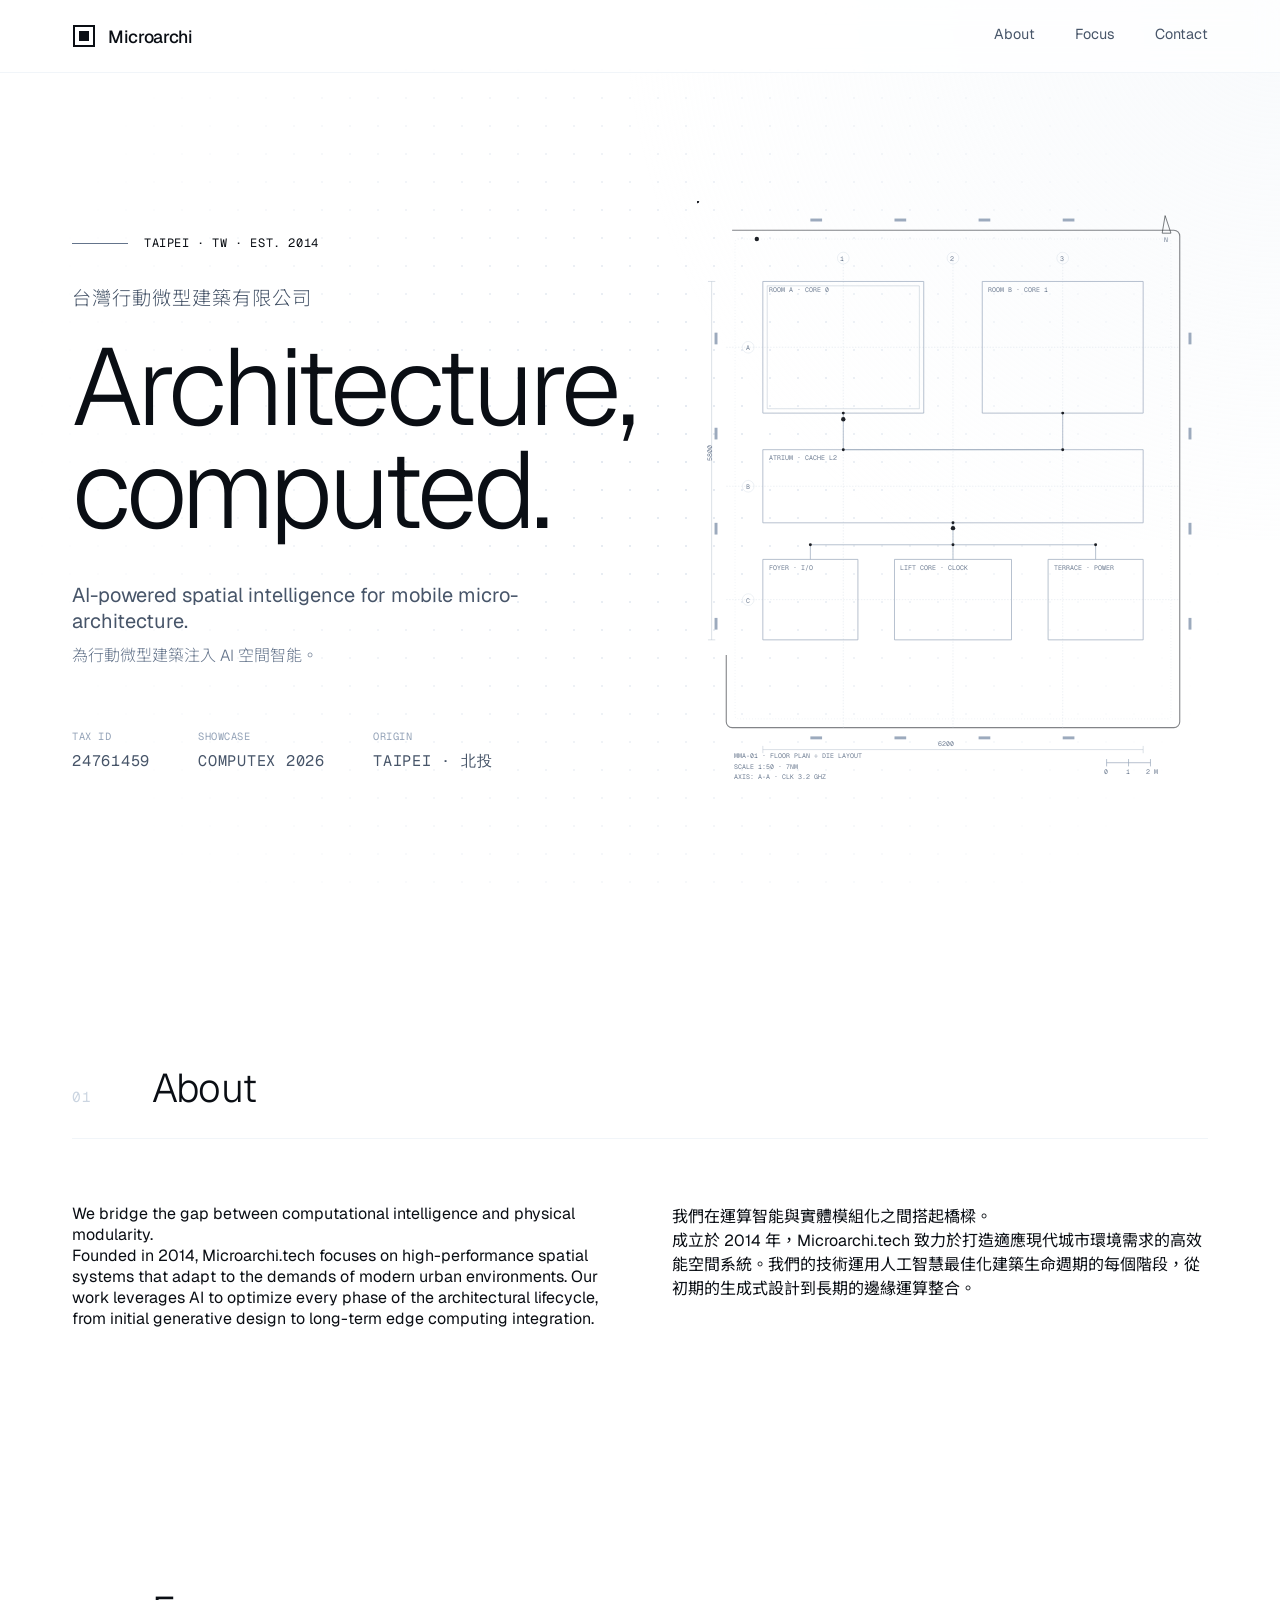
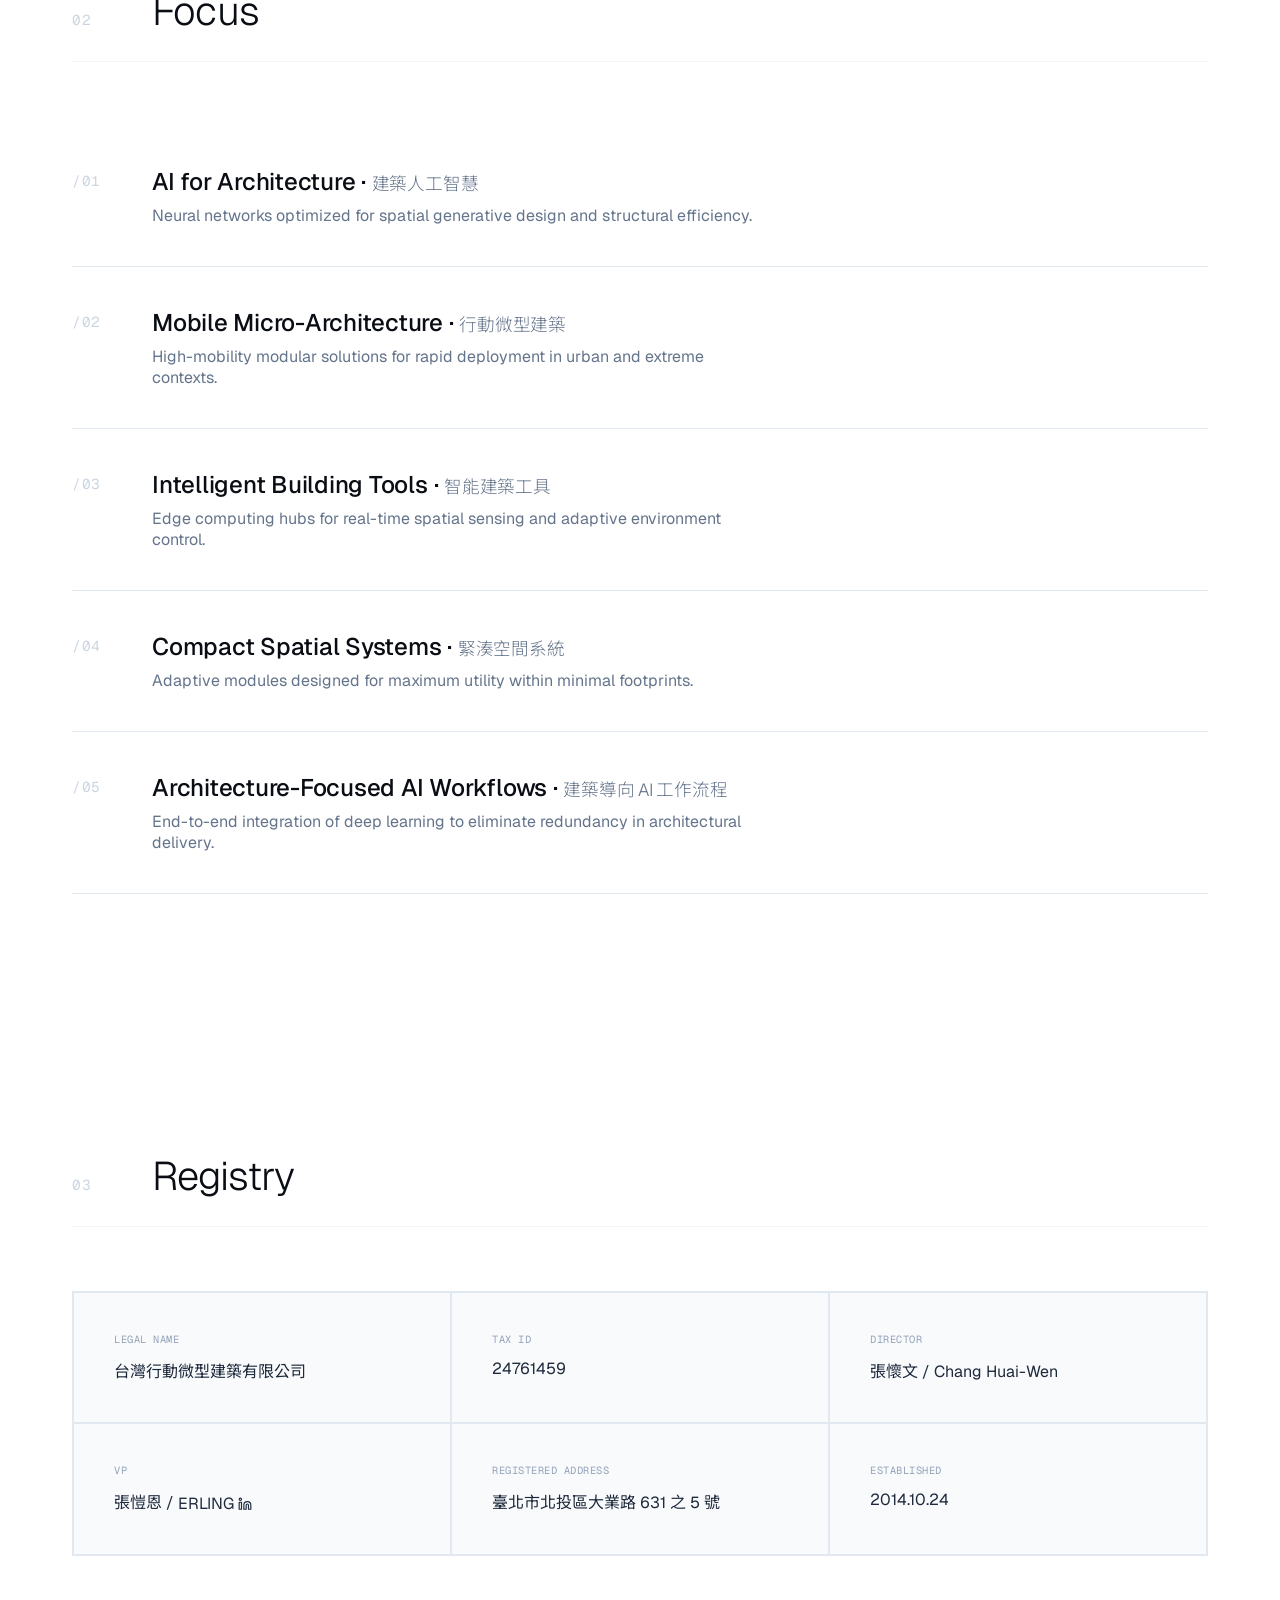
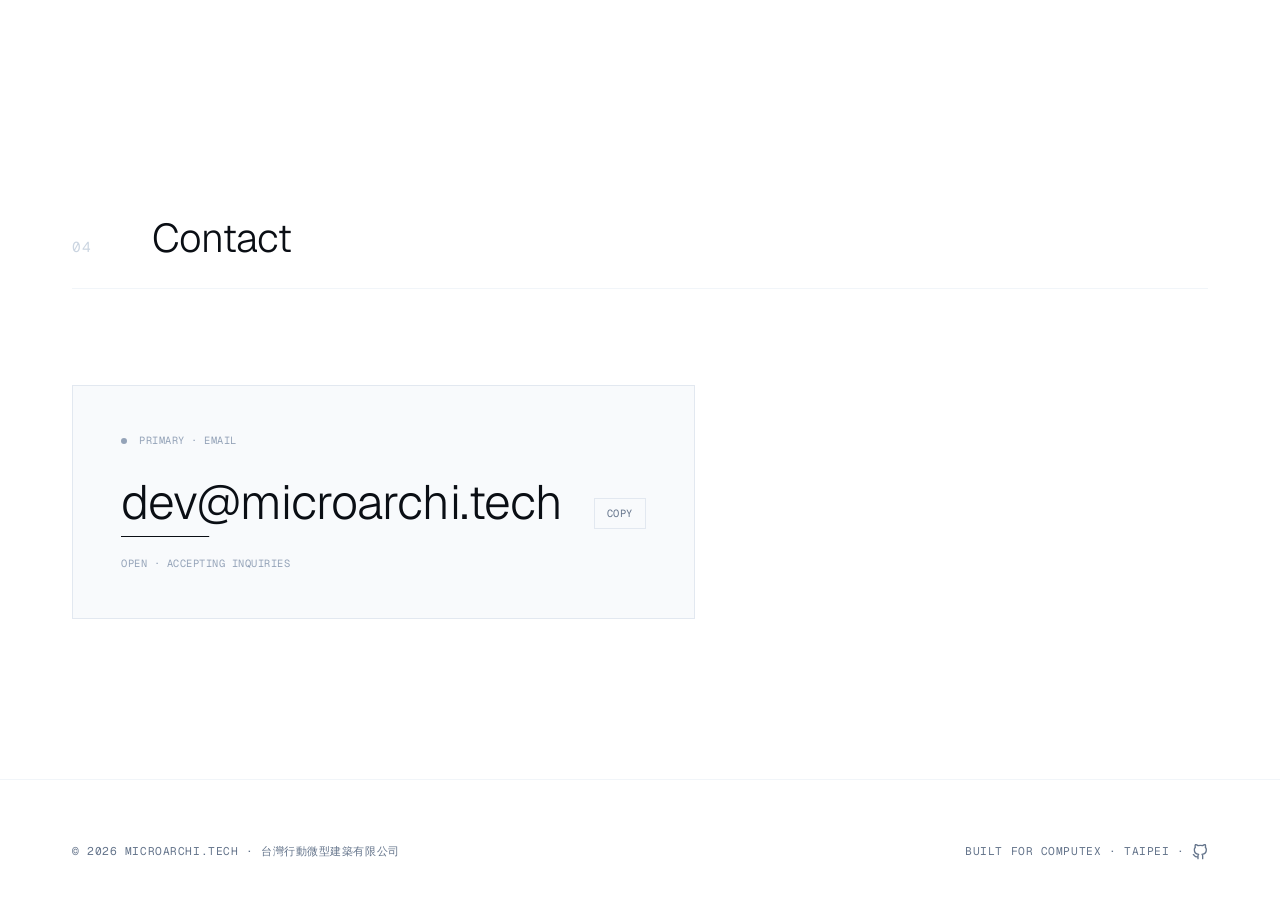
<file: index.html>
<!DOCTYPE html>
<html lang="zh-Hant">
<head>
    <meta charset="UTF-8">
    <meta name="viewport" content="width=device-width, initial-scale=1.0">
    <title>台灣行動微型建築有限公司 | Microarchi.tech — Architecture, computed.</title>
    <meta name="description" content="台灣行動微型建築有限公司 (統一編號 24761459) · Microarchi.tech — AI and intelligent hardware for the next generation of architecture. Mobile micro-architecture, intelligent building tools, compact spatial systems. Taipei, Taiwan. Showcasing at Computex 2026.">
    <meta name="keywords" content="台灣行動微型建築有限公司, Microarchi, microarchi.tech, 行動微型建築, AI architecture, AI 建築, 統一編號 24761459, 張懷文, 張愷恩, Computex 2026, Taiwan AI hardware">
    <meta name="robots" content="index, follow">
    <meta name="author" content="台灣行動微型建築有限公司">
    <meta property="og:type" content="website">
    <meta property="og:url" content="https://microarchi.tech/">
    <meta property="og:title" content="台灣行動微型建築有限公司 | Microarchi.tech">
    <meta property="og:description" content="AI and intelligent hardware for the next generation of architecture. Mobile micro-architecture from Taipei.">
    <meta property="og:locale" content="zh_TW">
    <meta property="og:locale:alternate" content="en_US">
    <meta property="og:site_name" content="Microarchi.tech">
    <meta name="twitter:card" content="summary_large_image">
    <meta name="twitter:title" content="台灣行動微型建築有限公司 | Microarchi.tech">
    <meta name="twitter:description" content="Architecture, computed. AI and intelligent hardware for the next generation of architecture.">
    <link rel="canonical" href="https://microarchi.tech/">
    <link rel="icon" type="image/svg+xml" href="/favicon.svg">
    <link rel="alternate icon" type="image/x-icon" href="/favicon.ico">
    <link rel="stylesheet" href="style.css">
    <link rel="preconnect" href="https://fonts.googleapis.com">
    <link rel="preconnect" href="https://fonts.gstatic.com" crossorigin>
    <link href="https://fonts.googleapis.com/css2?family=Geist:wght@200;300;400;500;600&family=Geist+Mono&family=Noto+Sans+TC:wght@300;400;500;700&display=swap" rel="stylesheet">
    <script type="application/ld+json">
    {
      "@context": "https://schema.org",
      "@type": "Organization",
      "name": "台灣行動微型建築有限公司",
      "alternateName": ["Microarchi.tech", "Taiwan Mobile Micro-Architecture Co., Ltd."],
      "url": "https://microarchi.tech",
      "email": "dev@microarchi.tech",
      "taxID": "24761459",
      "foundingDate": "2014-10-24",
      "founder": {
        "@type": "Person",
        "name": "張懷文",
        "alternateName": "Chang Huai-Wen"
      },
      "address": {
        "@type": "PostalAddress",
        "streetAddress": "大業路 631 之 5 號",
        "addressLocality": "北投區",
        "addressRegion": "臺北市",
        "addressCountry": "TW"
      },
      "description": "AI and intelligent hardware for the next generation of architecture. Mobile micro-architecture, intelligent building tools, compact spatial systems."
    }
    </script>
</head>
<body>
    <div class="bg-elements" aria-hidden="true">
        <div class="gradient-glow"></div>
        <div class="dot-grid"></div>
    </div>

    <header class="navbar">
        <div class="container nav-container">
            <div class="logo">
                <svg width="24" height="24" viewBox="0 0 24 24" fill="none" xmlns="http://www.w3.org/2000/svg" aria-hidden="true">
                    <rect x="2" y="2" width="20" height="20" stroke="currentColor" stroke-width="2"/>
                    <rect x="7" y="7" width="10" height="10" fill="currentColor"/>
                </svg>
                <span class="wordmark">Microarchi</span>
            </div>
            <nav>
                <a href="#about" class="nav-link">About</a>
                <a href="#focus" class="nav-link">Focus</a>
                <a href="#contact" class="nav-link">Contact</a>
            </nav>
        </div>
    </header>

    <main>
        <section id="hero" class="hero section">
            <div class="container hero-grid">
                <div class="hero-content">
                    <div class="eyebrow fade-up" style="--delay: 0.05s">
                        <span class="mono">TAIPEI · TW · EST. 2014</span>
                    </div>
                    <div class="hero-zh-name fade-up" style="--delay: 0.12s">
                        <span lang="zh-Hant">台灣行動微型建築有限公司</span>
                    </div>
                    <h1 class="hero-headline fade-up" style="--delay: 0.24s">
                        Architecture, <br><span class="accent-italic">computed.</span>
                    </h1>
                    <div class="hero-subline fade-up" style="--delay: 0.32s">
                        <p class="en">AI-powered spatial intelligence for mobile micro-architecture.</p>
                        <p class="zh">為行動微型建築注入 AI 空間智能。</p>
                    </div>
                    <div class="hero-meta fade-up" style="--delay: 0.4s">
                        <div class="meta-item">
                            <span class="label mono">Tax ID</span>
                            <span class="value mono">24761459</span>
                        </div>
                        <div class="meta-item">
                            <span class="label mono">Showcase</span>
                            <span class="value mono">Computex 2026</span>
                        </div>
                        <div class="meta-item">
                            <span class="label mono">Origin</span>
                            <span class="value mono">Taipei · 北投</span>
                        </div>
                    </div>
                </div>

                <div class="hero-visual fade-up" style="--delay: 0.55s" aria-hidden="true">
                    <svg class="floorplan-svg" viewBox="0 0 700 820" fill="none" xmlns="http://www.w3.org/2000/svg">

                        <!-- Package boundary / building envelope -->
                        <rect class="frame" x="40" y="40" width="620" height="680" rx="8"
                              stroke="var(--ink)" stroke-width="1.5" stroke-opacity="0.55"/>

                        <!-- Package pins / doors-windows (4 per edge) -->
                        <rect class="frame" x="155" y="24" width="16" height="4" fill="var(--slate-400)"/>
                        <rect class="frame" x="270" y="24" width="16" height="4" fill="var(--slate-400)"/>
                        <rect class="frame" x="385" y="24" width="16" height="4" fill="var(--slate-400)"/>
                        <rect class="frame" x="500" y="24" width="16" height="4" fill="var(--slate-400)"/>
                        <rect class="frame" x="155" y="732" width="16" height="4" fill="var(--slate-400)"/>
                        <rect class="frame" x="270" y="732" width="16" height="4" fill="var(--slate-400)"/>
                        <rect class="frame" x="385" y="732" width="16" height="4" fill="var(--slate-400)"/>
                        <rect class="frame" x="500" y="732" width="16" height="4" fill="var(--slate-400)"/>
                        <rect class="frame" x="24" y="180" width="4" height="16" fill="var(--slate-400)"/>
                        <rect class="frame" x="24" y="310" width="4" height="16" fill="var(--slate-400)"/>
                        <rect class="frame" x="24" y="440" width="4" height="16" fill="var(--slate-400)"/>
                        <rect class="frame" x="24" y="570" width="4" height="16" fill="var(--slate-400)"/>
                        <rect class="frame" x="672" y="180" width="4" height="16" fill="var(--slate-400)"/>
                        <rect class="frame" x="672" y="310" width="4" height="16" fill="var(--slate-400)"/>
                        <rect class="frame" x="672" y="440" width="4" height="16" fill="var(--slate-400)"/>
                        <rect class="frame" x="672" y="570" width="4" height="16" fill="var(--slate-400)"/>

                        <!-- Ring bus (dashed, fade-in via opacity) -->
                        <rect class="ring-bus" x="52" y="52" width="596" height="656" rx="4"
                              stroke="var(--slate-300)" stroke-width="0.5" stroke-dasharray="1 3" opacity="0"/>

                        <!-- Grid axis dashed lines -->
                        <line class="axis" x1="200" y1="78" x2="200" y2="720" stroke="var(--slate-300)" stroke-width="0.5" stroke-dasharray="2 2"/>
                        <line class="axis" x1="350" y1="78" x2="350" y2="720" stroke="var(--slate-300)" stroke-width="0.5" stroke-dasharray="2 2"/>
                        <line class="axis" x1="500" y1="78" x2="500" y2="720" stroke="var(--slate-300)" stroke-width="0.5" stroke-dasharray="2 2"/>
                        <line class="axis" x1="40" y1="200" x2="660" y2="200" stroke="var(--slate-300)" stroke-width="0.5" stroke-dasharray="2 2"/>
                        <line class="axis" x1="40" y1="390" x2="660" y2="390" stroke="var(--slate-300)" stroke-width="0.5" stroke-dasharray="2 2"/>
                        <line class="axis" x1="40" y1="545" x2="660" y2="545" stroke="var(--slate-300)" stroke-width="0.5" stroke-dasharray="2 2"/>

                        <!-- Grid axis bubbles top -->
                        <circle class="annotation" cx="200" cy="78" r="8" stroke="var(--slate-300)" stroke-width="0.5"/>
                        <text class="fp-label annotation" x="196" y="82">1</text>
                        <circle class="annotation" cx="350" cy="78" r="8" stroke="var(--slate-300)" stroke-width="0.5"/>
                        <text class="fp-label annotation" x="346" y="82">2</text>
                        <circle class="annotation" cx="500" cy="78" r="8" stroke="var(--slate-300)" stroke-width="0.5"/>
                        <text class="fp-label annotation" x="496" y="82">3</text>

                        <!-- Grid axis bubbles left -->
                        <circle class="annotation" cx="70" cy="200" r="8" stroke="var(--slate-300)" stroke-width="0.5"/>
                        <text class="fp-label annotation" x="67" y="204">A</text>
                        <circle class="annotation" cx="70" cy="390" r="8" stroke="var(--slate-300)" stroke-width="0.5"/>
                        <text class="fp-label annotation" x="67" y="394">B</text>
                        <circle class="annotation" cx="70" cy="545" r="8" stroke="var(--slate-300)" stroke-width="0.5"/>
                        <text class="fp-label annotation" x="67" y="549">C</text>

                        <!-- Block A — ROOM A · CORE 0 (active core) -->
                        <rect class="block core-breathe" id="block-a" x="90" y="110" width="220" height="180"
                              stroke="var(--slate-400)" stroke-width="1"/>
                        <!-- Inner concentric rect for Block A -->
                        <rect class="pulse-inner" x="96" y="116" width="208" height="168"
                              stroke="var(--slate-400)" stroke-width="0.5"/>
                        <text class="fp-label block" x="98" y="124">ROOM A · CORE 0</text>

                        <!-- Block B — ROOM B · CORE 1 -->
                        <rect class="block" x="390" y="110" width="220" height="180"
                              stroke="var(--slate-400)" stroke-width="1"/>
                        <text class="fp-label block" x="398" y="124">ROOM B · CORE 1</text>

                        <!-- Block C — ATRIUM · CACHE L2 -->
                        <rect class="block" x="90" y="340" width="520" height="100"
                              stroke="var(--slate-400)" stroke-width="1"/>
                        <text class="fp-label block" x="98" y="354">ATRIUM · CACHE L2</text>

                        <!-- Block D — FOYER · I/O -->
                        <rect class="block" x="90" y="490" width="130" height="110"
                              stroke="var(--slate-400)" stroke-width="1"/>
                        <text class="fp-label block" x="98" y="504">FOYER · I/O</text>

                        <!-- Block E — LIFT CORE · CLOCK -->
                        <rect class="block" x="270" y="490" width="160" height="110"
                              stroke="var(--slate-400)" stroke-width="1"/>
                        <text class="fp-label block" x="278" y="504">LIFT CORE · CLOCK</text>

                        <!-- Block F — TERRACE · POWER -->
                        <rect class="block" x="480" y="490" width="130" height="110"
                              stroke="var(--slate-400)" stroke-width="1"/>
                        <text class="fp-label block" x="488" y="504">TERRACE · POWER</text>

                        <!-- Trace 1: Block A bottom-center → Atrium → Block B bottom-center -->
                        <path class="trace" id="trace1"
                              d="M200 290 L200 340 L500 340 L500 290"
                              stroke="var(--slate-400)" stroke-width="1"/>

                        <!-- Trace 2: Atrium bottom-center → branches to D, E, F -->
                        <path class="trace" id="trace2"
                              d="M350 440 L350 470 L155 470 L155 490 M350 470 L350 490 M350 470 L545 470 L545 490"
                              stroke="var(--slate-400)" stroke-width="1"/>

                        <!-- Junction markers -->
                        <circle cx="200" cy="290" r="2" fill="var(--ink)" class="block"/>
                        <circle cx="200" cy="340" r="2" fill="var(--ink)" class="trace"/>
                        <circle cx="500" cy="340" r="2" fill="var(--ink)" class="trace"/>
                        <circle cx="500" cy="290" r="2" fill="var(--ink)" class="block"/>
                        <circle cx="350" cy="440" r="2" fill="var(--ink)" class="trace"/>
                        <circle cx="350" cy="470" r="2" fill="var(--ink)" class="trace"/>
                        <circle cx="155" cy="470" r="2" fill="var(--ink)" class="trace"/>
                        <circle cx="545" cy="470" r="2" fill="var(--ink)" class="trace"/>

                        <!-- North arrow -->
                        <polygon class="annotation" points="640,20 648,44 636,44"
                                 stroke="var(--ink)" stroke-width="0.8" fill="none"/>
                        <text class="fp-label annotation" x="638" y="56">N</text>

                        <!-- Title block bottom-left -->
                        <text class="fp-label annotation" x="50" y="762">MMA-01 · FLOOR PLAN ÷ DIE LAYOUT</text>
                        <text class="fp-label annotation" x="50" y="776">SCALE 1:50 · 7nm</text>
                        <text class="fp-label annotation" x="50" y="790">AXIS: A-A · CLK 3.2 GHz</text>

                        <!-- Scale bar bottom-right -->
                        <line class="annotation" x1="560" y1="768" x2="620" y2="768" stroke="var(--slate-400)" stroke-width="1"/>
                        <line class="annotation" x1="560" y1="763" x2="560" y2="773" stroke="var(--slate-400)" stroke-width="1"/>
                        <line class="annotation" x1="590" y1="763" x2="590" y2="773" stroke="var(--slate-400)" stroke-width="1"/>
                        <line class="annotation" x1="620" y1="763" x2="620" y2="773" stroke="var(--slate-400)" stroke-width="1"/>
                        <text class="fp-label annotation" x="556" y="783">0</text>
                        <text class="fp-label annotation" x="586" y="783">1</text>
                        <text class="fp-label annotation" x="614" y="783">2 m</text>

                        <!-- Dimension line left -->
                        <line class="annotation" x1="20" y1="110" x2="20" y2="600" stroke="var(--slate-400)" stroke-width="0.5"/>
                        <line class="annotation" x1="15" y1="110" x2="25" y2="110" stroke="var(--slate-400)" stroke-width="0.5"/>
                        <line class="annotation" x1="15" y1="600" x2="25" y2="600" stroke="var(--slate-400)" stroke-width="0.5"/>
                        <text class="fp-label annotation" x="20" y="355" transform="rotate(-90 20 355)">5800</text>

                        <!-- Dimension line bottom -->
                        <line class="annotation" x1="90" y1="750" x2="610" y2="750" stroke="var(--slate-400)" stroke-width="0.5"/>
                        <line class="annotation" x1="90" y1="745" x2="90" y2="755" stroke="var(--slate-400)" stroke-width="0.5"/>
                        <line class="annotation" x1="610" y1="745" x2="610" y2="755" stroke="var(--slate-400)" stroke-width="0.5"/>
                        <text class="fp-label annotation" x="330" y="745">6200</text>

                        <!-- Pulse dot — Trace 1 (path: Block A bottom → Atrium → Block B) -->
                        <circle class="pulse" r="3" fill="var(--ink)">
                            <animateMotion dur="4s" repeatCount="indefinite" begin="1.5s">
                                <mpath href="#trace1"/>
                            </animateMotion>
                        </circle>
                        <circle class="pulse" r="3" fill="var(--ink)">
                            <animateMotion dur="4s" repeatCount="indefinite" begin="3s">
                                <mpath href="#trace1"/>
                            </animateMotion>
                        </circle>

                        <!-- Pulse dot — Trace 2 (Atrium → D/E/F) -->
                        <circle class="pulse" r="3" fill="var(--ink)">
                            <animateMotion dur="5.5s" repeatCount="indefinite" begin="1.5s">
                                <mpath href="#trace2"/>
                            </animateMotion>
                        </circle>

                        <!-- Ring bus pulses -->
                        <circle class="pulse" r="3" fill="var(--ink)">
                            <animateMotion dur="7s" repeatCount="indefinite" begin="1.5s">
                                <mpath href="#ring-path"/>
                            </animateMotion>
                        </circle>
                        <circle class="pulse" r="3" fill="var(--ink)">
                            <animateMotion dur="7s" repeatCount="indefinite" begin="4.5s">
                                <mpath href="#ring-path"/>
                            </animateMotion>
                        </circle>

                        <!-- Ring path definition (invisible, used for motion) -->
                        <defs>
                            <path id="ring-path" d="M52 52 L648 52 L648 708 L52 708 Z"/>
                        </defs>
                    </svg>
                </div>
            </div>
        </section>

        <section id="about" class="section reveal">
            <div class="container">
                <header class="section-header">
                    <span class="section-number mono">01</span>
                    <h2 class="section-title">About</h2>
                </header>
                <div class="section-content split-grid">
                    <div class="text-block">
                        <p class="lead">We bridge the gap between computational intelligence and physical modularity.</p>
                        <p>Founded in 2014, Microarchi.tech focuses on high-performance spatial systems that adapt to the demands of modern urban environments. Our work leverages AI to optimize every phase of the architectural lifecycle, from initial generative design to long-term edge computing integration.</p>
                    </div>
                    <div class="text-block">
                        <p class="lead">我們在運算智能與實體模組化之間搭起橋樑。</p>
                        <p>成立於 2014 年，Microarchi.tech 致力於打造適應現代城市環境需求的高效能空間系統。我們的技術運用人工智慧最佳化建築生命週期的每個階段，從初期的生成式設計到長期的邊緣運算整合。</p>
                    </div>
                </div>
            </div>
        </section>

        <section id="focus" class="section reveal">
            <div class="container">
                <header class="section-header">
                    <span class="section-number mono">02</span>
                    <h2 class="section-title">Focus</h2>
                </header>
                <div class="focus-list">
                    <div class="focus-item">
                        <span class="focus-id mono">/01</span>
                        <div class="focus-body">
                            <h3>AI for Architecture · <span class="zh-inline">建築人工智慧</span></h3>
                            <p>Neural networks optimized for spatial generative design and structural efficiency.</p>
                        </div>
                    </div>
                    <div class="focus-item">
                        <span class="focus-id mono">/02</span>
                        <div class="focus-body">
                            <h3>Mobile Micro-Architecture · <span class="zh-inline">行動微型建築</span></h3>
                            <p>High-mobility modular solutions for rapid deployment in urban and extreme contexts.</p>
                        </div>
                    </div>
                    <div class="focus-item">
                        <span class="focus-id mono">/03</span>
                        <div class="focus-body">
                            <h3>Intelligent Building Tools · <span class="zh-inline">智能建築工具</span></h3>
                            <p>Edge computing hubs for real-time spatial sensing and adaptive environment control.</p>
                        </div>
                    </div>
                    <div class="focus-item">
                        <span class="focus-id mono">/04</span>
                        <div class="focus-body">
                            <h3>Compact Spatial Systems · <span class="zh-inline">緊湊空間系統</span></h3>
                            <p>Adaptive modules designed for maximum utility within minimal footprints.</p>
                        </div>
                    </div>
                    <div class="focus-item">
                        <span class="focus-id mono">/05</span>
                        <div class="focus-body">
                            <h3>Architecture-Focused AI Workflows · <span class="zh-inline">建築導向 AI 工作流程</span></h3>
                            <p>End-to-end integration of deep learning to eliminate redundancy in architectural delivery.</p>
                        </div>
                    </div>
                </div>
            </div>
        </section>

        <section id="registry" class="section reveal">
            <div class="container">
                <header class="section-header">
                    <span class="section-number mono">03</span>
                    <h2 class="section-title">Registry</h2>
                </header>
                <div class="registry-grid">
                    <div class="registry-cell">
                        <span class="label mono">Legal Name</span>
                        <span class="value">台灣行動微型建築有限公司</span>
                    </div>
                    <div class="registry-cell">
                        <span class="label mono">Tax ID</span>
                        <span class="value">24761459</span>
                    </div>
                    <div class="registry-cell">
                        <span class="label mono">Director</span>
                        <span class="value">張懷文 / Chang Huai-Wen</span>
                    </div>
                    <div class="registry-cell">
                        <span class="label mono">VP</span>
                        <span class="value">張愷恩 / <a href="https://www.linkedin.com/in/hexawulf" target="_blank" rel="noopener noreferrer" class="social-link">ERLING <svg width="14" height="14" viewBox="0 0 24 24" fill="none" stroke="currentColor" stroke-width="2" stroke-linecap="round" stroke-linejoin="round" class="icon-linkedin"><path d="M16 8a6 6 0 0 1 6 6v7h-4v-7a2 2 0 0 0-2-2 2 2 0 0 0-2 2v7h-4v-7a6 6 0 0 1 6-6z"></path><rect x="2" y="9" width="4" height="12"></rect><circle cx="4" cy="4" r="2"></circle></svg></a></span>
                    </div>
                    <div class="registry-cell">
                        <span class="label mono">Registered Address</span>
                        <span class="value">臺北市北投區大業路 631 之 5 號</span>
                    </div>
                    <div class="registry-cell">
                        <span class="label mono">Established</span>
                        <span class="value">2014.10.24</span>
                    </div>
                </div>
            </div>
        </section>

        <section id="contact" class="section reveal">
            <div class="container">
                <header class="section-header">
                    <span class="section-number mono">04</span>
                    <h2 class="section-title">Contact</h2>
                </header>
                <div class="contact-content">
                    <div class="contact-card">
                        <div class="contact-header mono">
                            <span class="status-dot"></span>
                            <span class="label">Primary · Email</span>
                        </div>
                        <div class="contact-body">
                            <a href="mailto:dev@microarchi.tech" class="email-link accent-italic">dev@microarchi.tech</a>
                            <button id="copy-email" class="copy-btn mono" aria-label="Copy email address">
                                <span class="copy-text">Copy</span>
                                <span class="copy-success" aria-hidden="true">Copied</span>
                            </button>
                        </div>
                        <div class="contact-footer mono">
                            Open · Accepting Inquiries
                        </div>
                    </div>
                </div>
            </div>
        </section>
    </main>

    <footer class="footer">
        <div class="container footer-container mono">
            <div class="footer-left">
                © 2026 Microarchi.tech · 台灣行動微型建築有限公司
            </div>
            <div class="footer-right">
                Built for Computex · Taipei · 
                <a href="https://github.com/hexawulf/microarchi.tech" target="_blank" rel="noopener noreferrer" class="footer-social-link" aria-label="GitHub Repository">
                    <svg width="16" height="16" viewBox="0 0 24 24" fill="none" stroke="currentColor" stroke-width="2" stroke-linecap="round" stroke-linejoin="round" class="icon-github"><path d="M9 19c-5 1.5-5-2.5-7-3m14 6v-3.87a3.37 3.37 0 0 0-.94-2.61c3.14-.35 6.44-1.54 6.44-7A5.44 5.44 0 0 0 20 4.77 5.07 5.07 0 0 0 19.91 1S18.73.65 16 2.48a13.38 13.38 0 0 0-7 0C6.27.65 5.09 1 5.09 1A5.07 5.07 0 0 0 5 4.77a5.44 5.44 0 0 0-1.5 3.78c0 5.42 3.3 6.61 6.44 7A3.37 3.37 0 0 0 9 18.13V22"></path></svg>
                </a>
            </div>
        </div>
    </footer>

    <script src="script.js"></script>
</body>
</html>
</file>
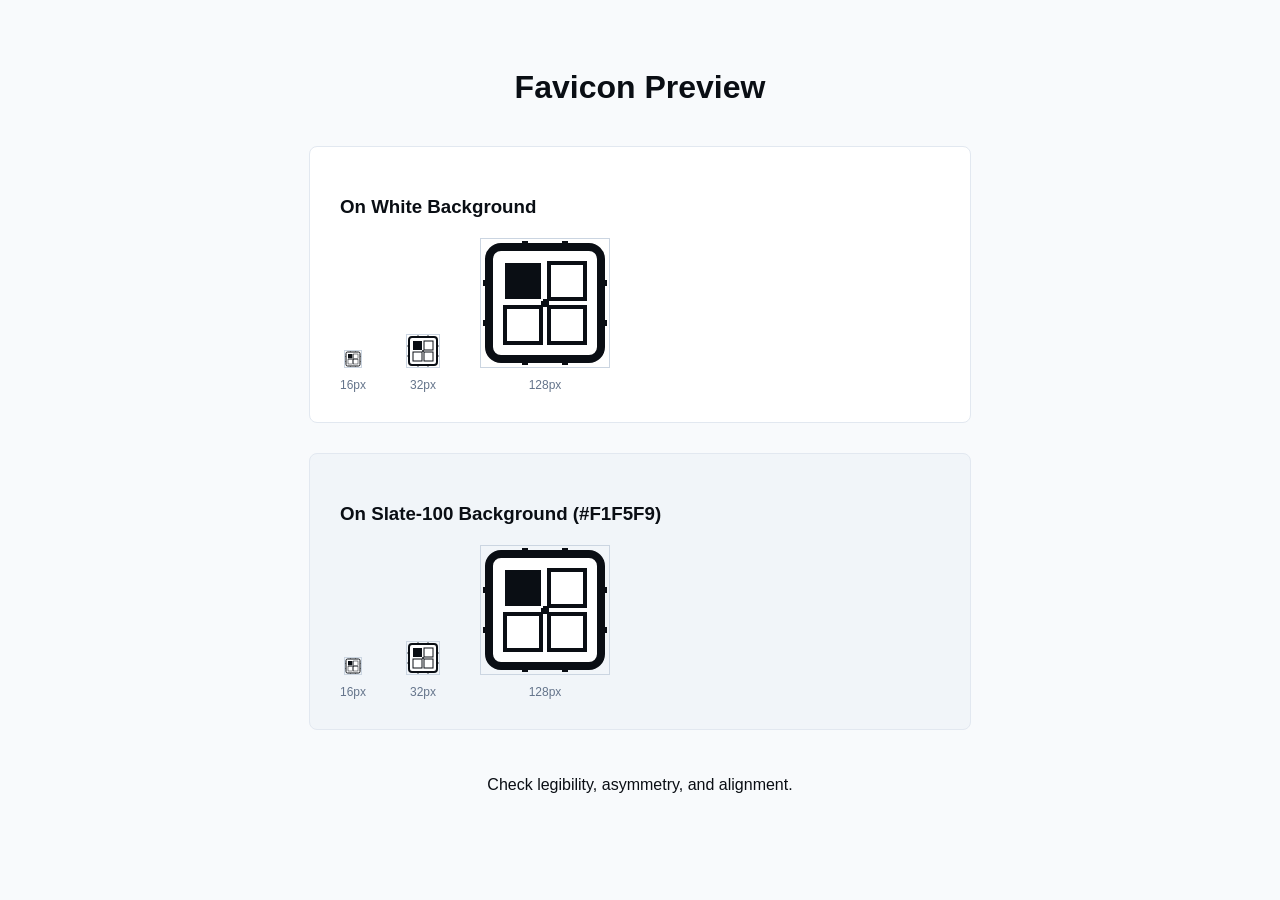
<file: favicon-preview.html>
<!DOCTYPE html>
<html lang="en">
<head>
    <meta charset="UTF-8">
    <meta name="viewport" content="width=device-width, initial-scale=1.0">
    <title>Favicon Preview - microarchi.tech</title>
    <style>
        body {
            font-family: -apple-system, BlinkMacSystemFont, "Segoe UI", Roboto, Helvetica, Arial, sans-serif;
            background-color: #F8FAFC;
            color: #0A0E14;
            padding: 40px;
            display: flex;
            flex-direction: column;
            align-items: center;
        }
        h1 { margin-bottom: 40px; }
        .preview-section {
            background: white;
            border: 1px solid #E2E8F0;
            border-radius: 8px;
            padding: 30px;
            margin-bottom: 30px;
            width: 100%;
            max-width: 600px;
        }
        .preview-section.slate {
            background-color: #F1F5F9;
        }
        .preview-row {
            display: flex;
            align-items: flex-end;
            gap: 40px;
            margin-top: 20px;
        }
        .preview-item {
            display: flex;
            flex-direction: column;
            align-items: center;
            gap: 10px;
        }
        .label {
            font-size: 12px;
            color: #64748B;
        }
        img {
            image-rendering: pixelated; /* Help see the grid at small sizes */
            border: 1px solid #CBD5E1;
        }
    </style>
</head>
<body>
    <h1>Favicon Preview</h1>

    <div class="preview-section">
        <h3>On White Background</h3>
        <div class="preview-row">
            <div class="preview-item">
                <img src="favicon.svg" width="16" height="16" alt="16px">
                <span class="label">16px</span>
            </div>
            <div class="preview-item">
                <img src="favicon.svg" width="32" height="32" alt="32px">
                <span class="label">32px</span>
            </div>
            <div class="preview-item">
                <img src="favicon.svg" width="128" height="128" alt="128px">
                <span class="label">128px</span>
            </div>
        </div>
    </div>

    <div class="preview-section slate">
        <h3>On Slate-100 Background (#F1F5F9)</h3>
        <div class="preview-row">
            <div class="preview-item">
                <img src="favicon.svg" width="16" height="16" alt="16px">
                <span class="label">16px</span>
            </div>
            <div class="preview-item">
                <img src="favicon.svg" width="32" height="32" alt="32px">
                <span class="label">32px</span>
            </div>
            <div class="preview-item">
                <img src="favicon.svg" width="128" height="128" alt="128px">
                <span class="label">128px</span>
            </div>
        </div>
    </div>

    <p>Check legibility, asymmetry, and alignment.</p>
</body>
</html>
</file>
<file: style.css>
:root {
    --white:     #FFFFFF;
    --slate-50:  #F8FAFC;
    --slate-100: #F1F5F9;
    --slate-200: #E2E8F0;
    --slate-300: #CBD5E1;
    --slate-400: #94A3B8;
    --slate-500: #64748B;
    --slate-600: #475569;
    --slate-700: #334155;
    --slate-800: #1E293B;
    --slate-900: #0F172A;
    --ink:       #0A0E14;
    
    --font-main: 'Geist', 'Noto Sans TC', sans-serif;
    --font-mono: 'Geist Mono', monospace;
}

* {
    margin: 0;
    padding: 0;
    box-sizing: border-box;
}

html {
    scroll-behavior: smooth;
    background-color: var(--white);
    color: var(--ink);
    font-family: var(--font-main);
    -webkit-font-smoothing: antialiased;
}

body {
    overflow-x: hidden;
}

/* Layout Utilities */
.container {
    max-width: 1200px;
    margin: 0 auto;
    padding: 0 2rem;
}

.section {
    padding: 8rem 0;
}

.mono {
    font-family: var(--font-mono);
    text-transform: uppercase;
    letter-spacing: 0.05em;
    font-size: 0.75rem;
}

.accent-italic {
    font-style: normal;
    color: var(--ink);
}

/* Background Atmosphere */
.bg-elements {
    position: fixed;
    top: 0;
    left: 0;
    width: 100%;
    height: 100%;
    z-index: 0;
    pointer-events: none;
}

.gradient-glow {
    position: absolute;
    top: 0;
    right: 0;
    width: 60%;
    height: 60%;
    background: radial-gradient(circle at 100% 0%, var(--slate-100), transparent 70%);
    opacity: 0.5;
}

.dot-grid {
    position: absolute;
    top: 0;
    left: 0;
    width: 100%;
    height: 100%;
    background-image: radial-gradient(var(--slate-200) 1px, transparent 1px);
    background-size: 28px 28px;
    mask-image: radial-gradient(circle at center, black, transparent 80%);
    -webkit-mask-image: radial-gradient(circle at center, black, transparent 80%);
}

/* Navbar */
.navbar {
    position: sticky;
    top: 0;
    width: 100%;
    padding: 1.5rem 0;
    background: rgba(255, 255, 255, 0.7);
    backdrop-filter: blur(12px);
    -webkit-backdrop-filter: blur(12px);
    border-bottom: 1px solid var(--slate-100);
    z-index: 100;
}

.nav-container {
    display: flex;
    justify-content: space-between;
    align-items: center;
}

.logo {
    display: flex;
    align-items: center;
    gap: 0.75rem;
    color: var(--ink);
}

.wordmark {
    font-weight: 500;
    font-size: 1.1rem;
    letter-spacing: -0.02em;
}

nav {
    display: flex;
    gap: 2.5rem;
}

.nav-link {
    text-decoration: none;
    color: var(--slate-600);
    font-size: 0.9rem;
    font-weight: 400;
    position: relative;
    padding-bottom: 0.2rem;
    transition: color 0.3s ease;
}

.nav-link:hover {
    color: var(--ink);
}

.nav-link::after {
    content: '';
    position: absolute;
    bottom: 0;
    left: 0;
    width: 100%;
    height: 1px;
    background: var(--ink);
    transform: scaleX(0);
    transform-origin: right;
    transition: transform 0.4s cubic-bezier(0.65, 0, 0.35, 1);
}

.nav-link:hover::after {
    transform: scaleX(1);
    transform-origin: left;
}

/* Hero Section */
.hero {
    min-height: 90vh;
    display: flex;
    align-items: center;
    position: relative;
    z-index: 1;
}

.hero-grid {
    display: grid;
    grid-template-columns: 1.2fr 0.8fr;
    align-items: center;
    gap: 4rem;
}

.eyebrow {
    margin-bottom: 2rem;
    display: flex;
    align-items: center;
    gap: 1rem;
}

.eyebrow::before {
    content: '';
    width: 56px;
    height: 1px;
    background: var(--slate-500);
}

.hero-headline {
    font-size: clamp(3rem, 8.5vw, 8.25rem);
    font-weight: 300;
    line-height: 0.95;
    letter-spacing: -0.04em;
    margin-bottom: 2.5rem;
}

.hero-subline {
    margin-bottom: 4rem;
}

.hero-subline .en {
    font-size: 1.25rem;
    font-weight: 400;
    color: var(--slate-600);
    margin-bottom: 0.5rem;
}

.hero-subline .zh {
    font-size: 1rem;
    font-weight: 300;
    color: var(--slate-500);
}

.hero-meta {
    display: flex;
    gap: 3rem;
}

.meta-item {
    display: flex;
    flex-direction: column;
    gap: 0.5rem;
}

.meta-item .label {
    color: var(--slate-400);
    font-size: 0.65rem;
}

.meta-item .value {
    color: var(--slate-600);
    font-size: 0.95rem;
}

/* Hero ZH name */
.hero-zh-name {
    font-family: 'Noto Sans TC', sans-serif;
    font-weight: 300;
    font-size: clamp(0.95rem, 1.5vw, 1.2rem);
    color: var(--slate-600);
    letter-spacing: 0.05em;
    margin-bottom: 1.5rem;
}

/* Floor Plan / Die Layout SVG */
.hero-visual {
    position: relative;
}

.floorplan-svg {
    width: clamp(22rem, 40vw, 36rem);
    height: auto;
    opacity: 0.92;
}

.fp-label {
    font-family: var(--font-mono);
    font-size: 9px;
    fill: var(--slate-500);
    text-transform: uppercase;
}

/* Draw-on animation for frame, block, trace elements */
.floorplan-svg .frame,
.floorplan-svg .block,
.floorplan-svg .trace {
    stroke-dasharray: 2000;
    stroke-dashoffset: 2000;
    animation: drawOn 1.4s cubic-bezier(0.65, 0, 0.35, 1) forwards;
}

.floorplan-svg .frame    { animation-delay: 0s; }
.floorplan-svg .block    { animation-delay: 0.3s; }
.floorplan-svg .trace    { animation-delay: 0.6s; }
.floorplan-svg .annotation { animation: fpFadeIn 0.6s ease forwards; animation-delay: 1.2s; opacity: 0; }
.floorplan-svg .ring-bus   { animation: fpFadeIn 0.6s ease forwards; animation-delay: 0.9s; opacity: 0; }

@keyframes drawOn {
    to { stroke-dashoffset: 0; }
}

@keyframes fpFadeIn {
    to { opacity: 1; }
}

/* Active core breathing */
.floorplan-svg .core-breathe {
    animation: drawOn 1.4s cubic-bezier(0.65, 0, 0.35, 1) forwards,
               coreBreathe 3.2s cubic-bezier(0.4, 0, 0.6, 1) 1.5s infinite;
}

.floorplan-svg .pulse-inner {
    stroke-dasharray: 2000;
    stroke-dashoffset: 2000;
    animation: drawOn 1.4s cubic-bezier(0.65, 0, 0.35, 1) 0.3s forwards,
               pulseInner 4s linear 1.5s infinite;
    transform-origin: 200px 200px;
}

@keyframes coreBreathe {
    0%, 100% { stroke-opacity: 0.6; }
    50%       { stroke-opacity: 1; }
}

@keyframes pulseInner {
    0%, 100% { transform: scale(1); }
    50%      { transform: scale(0.92); }
}

/* Pulse dots — hidden until draw-on done, then animate */
.floorplan-svg .pulse {
    opacity: 0;
    animation: fpFadeIn 0.1s ease 1.5s forwards;
}

/* Sections Content */
.section-header {
    display: grid;
    grid-template-columns: 80px 1fr;
    align-items: baseline;
    margin-bottom: 4rem;
    border-bottom: 1px solid var(--slate-100);
    padding-bottom: 1.5rem;
}

.section-number {
    color: var(--slate-300);
    font-size: 0.9rem;
}

.section-title {
    font-size: 2.5rem;
    font-weight: 300;
    font-style: normal;
    color: var(--ink);
    letter-spacing: -0.02em;
}

/* Focus List */
.focus-list {
    display: flex;
    flex-direction: column;
}

.focus-item {
    display: grid;
    grid-template-columns: 80px 1fr;
    padding: 2.5rem 0;
    border-bottom: 1px solid var(--slate-200);
    transition: all 0.4s ease;
    cursor: default;
    position: relative;
}

.focus-item::before {
    content: '';
    position: absolute;
    left: 0;
    top: 50%;
    width: 2px;
    height: 0;
    background: var(--ink);
    transform: translateY(-50%);
    transition: height 0.4s ease;
}

.focus-item:hover {
    padding-left: 1.5rem;
}

.focus-item:hover::before {
    height: 60%;
}

.focus-id {
    color: var(--slate-300);
    font-size: 0.9rem;
    padding-top: 0.4rem;
}

.focus-body h3 {
    font-size: 1.5rem;
    font-weight: 500;
    margin-bottom: 0.5rem;
    letter-spacing: -0.01em;
}

.zh-inline {
    font-weight: 300;
    color: var(--slate-500);
    font-size: 1.1rem;
}

.focus-body p {
    color: var(--slate-500);
    font-size: 1rem;
    max-width: 600px;
}

/* Registry Grid */
.registry-grid {
    display: grid;
    grid-template-columns: repeat(3, 1fr);
    border: 1px solid var(--slate-200);
    background: var(--slate-50);
}

.registry-cell {
    padding: 2.5rem;
    border: 1px solid var(--slate-200);
    display: flex;
    flex-direction: column;
    gap: 0.75rem;
}

.registry-cell .label {
    color: var(--slate-400);
    font-size: 0.65rem;
}

.registry-cell .value {
    font-size: 1rem;
    font-weight: 400;
    color: var(--slate-800);
}

/* Contact Section */
.contact-content {
    padding: 2rem 0;
}

.contact-card {
    display: inline-flex;
    flex-direction: column;
    gap: 1.5rem;
    padding: 3rem;
    border: 1px solid var(--slate-200);
    background: var(--slate-50);
    position: relative;
    max-width: 100%;
}

.contact-header {
    display: flex;
    align-items: center;
    gap: 0.75rem;
    color: var(--slate-400);
    font-size: 0.65rem;
}

.status-dot {
    width: 6px;
    height: 6px;
    background: var(--slate-400);
    border-radius: 50%;
}

.contact-body {
    display: flex;
    align-items: flex-end;
    gap: 2rem;
    flex-wrap: wrap;
}

.email-link {
    font-size: clamp(1.5rem, 4vw, 3rem);
    font-weight: 300;
    letter-spacing: -0.02em;
    text-decoration: none;
    color: var(--ink);
    position: relative;
}

.email-link::after {
    content: '';
    position: absolute;
    bottom: -4px;
    left: 0;
    width: 100%;
    height: 1px;
    background: var(--ink);
    transform: scaleX(0.2);
    transform-origin: left;
    transition: transform 0.4s cubic-bezier(0.65, 0, 0.35, 1);
}

.email-link:hover::after {
    transform: scaleX(1);
}

.copy-btn {
    background: none;
    border: 1px solid var(--slate-200);
    padding: 0.5rem 0.75rem;
    color: var(--slate-500);
    cursor: pointer;
    font-size: 0.65rem;
    position: relative;
    overflow: hidden;
    transition: all 0.2s ease;
    margin-bottom: 0.25rem;
}

.copy-btn:hover {
    border-color: var(--slate-400);
    color: var(--ink);
}

.copy-success {
    position: absolute;
    top: 50%;
    left: 50%;
    transform: translate(-50%, 150%);
    transition: transform 0.3s ease;
}

.copy-btn.copied .copy-text {
    transform: translateY(-150%);
}

.copy-btn.copied .copy-success {
    transform: translate(-50%, -50%);
}

.copy-text {
    display: block;
    transition: transform 0.3s ease;
}

.contact-footer {
    color: var(--slate-400);
    font-size: 0.65rem;
}

@media (max-width: 480px) {
    .contact-card {
        padding: 2rem;
        width: 100%;
    }
    
    .contact-body {
        gap: 1rem;
    }
    
    .copy-btn {
        width: 100%;
        text-align: center;
    }
}

/* Footer */
.footer {
    padding: 4rem 0;
    border-top: 1px solid var(--slate-100);
}

.footer-container {
    display: flex;
    justify-content: space-between;
    color: var(--slate-500);
    font-size: 0.7rem;
}

/* Animations */
.fade-up {
    opacity: 0;
    transform: translateY(20px);
    animation: fadeUp 0.8s cubic-bezier(0.22, 1, 0.36, 1) forwards;
    animation-delay: var(--delay, 0s);
}

@keyframes fadeUp {
    to {
        opacity: 1;
        transform: translateY(0);
    }
}

.reveal {
    opacity: 0;
    transform: translateY(30px);
    transition: all 1s cubic-bezier(0.22, 1, 0.36, 1);
}

.reveal.in {
    opacity: 1;
    transform: translateY(0);
}

/* Mobile Responsiveness */
@media (max-width: 880px) {
    .hero-grid {
        grid-template-columns: 1fr;
        text-align: left;
        gap: 2rem;
    }
    
    .hero-visual {
        display: none;
    }
    
    .hero-headline {
        font-size: 4rem;
    }
    
    .registry-grid {
        grid-template-columns: repeat(2, 1fr);
    }
}

@media (max-width: 720px) {
    .nav-container {
        flex-direction: column;
        gap: 1.5rem;
    }
    
    nav {
        gap: 1.5rem;
    }
    
    .section-header {
        grid-template-columns: 1fr;
        gap: 0.5rem;
    }
    
    .hero-meta {
        flex-direction: column;
        gap: 1.5rem;
    }
}

@media (max-width: 480px) {
    .hero-headline {
        font-size: 3rem;
    }
    
    .registry-grid {
        grid-template-columns: 1fr;
    }
    
    .registry-cell {
        padding: 1.5rem;
    }
    
    .focus-item {
        grid-template-columns: 1fr;
        gap: 0.5rem;
    }
}
.split-grid {
    display: grid;
    grid-template-columns: 1fr 1fr;
    gap: 4rem;
}

@media (max-width: 768px) {
    .split-grid {
        grid-template-columns: 1fr;
        gap: 2rem;
    }
}

@media (prefers-reduced-motion: reduce) {
    .floorplan-svg .pulse,
    .floorplan-svg .core-breathe,
    .floorplan-svg .pulse-inner {
        animation: none;
    }
}

/* Social Links */
.social-link, .footer-social-link {
    color: inherit;
    text-decoration: none;
    transition: opacity 0.2s ease;
    display: inline-flex;
    align-items: center;
    gap: 4px;
    vertical-align: middle;
}

.social-link:hover, .footer-social-link:hover {
    opacity: 0.7;
    text-decoration: underline;
}

.icon-linkedin, .icon-github {
    flex-shrink: 0;
}
</file>
